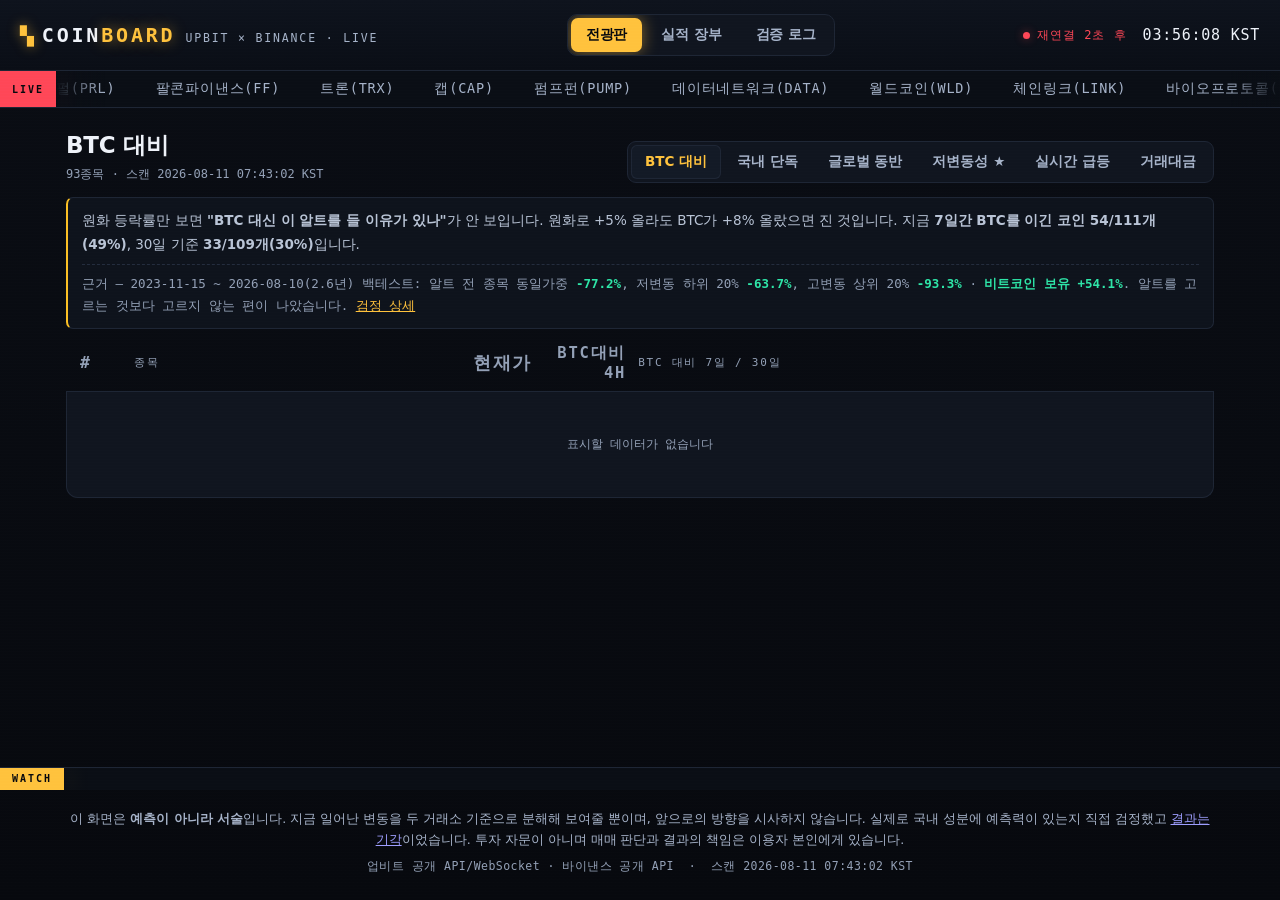
<file: docs/index.html>
<!DOCTYPE html>
<html lang="ko">
<head>
<meta charset="utf-8">
<meta name="viewport" content="width=device-width, initial-scale=1, viewport-fit=cover">
<title>COIN BOARD — 국내 vs 글로벌 실시간 분해</title>
<meta name="description" content="업비트 가격 변동을 글로벌 성분과 국내 성분으로 분해해 실시간으로 보여줍니다.">
<meta name="color-scheme" content="dark">
<link rel="stylesheet" href="style.css">
<link rel="icon" href="data:image/svg+xml,<svg xmlns='http://www.w3.org/2000/svg' viewBox='0 0 100 100'><text y='.9em' font-size='90'>📊</text></svg>">
</head>
<body>

<div class="scanlines" aria-hidden="true"></div>

<header class="topbar">
  <a class="brand" href="index.html">
    <span class="logo">▚</span>
    <span class="brand-name">COIN<em>BOARD</em></span>
    <span class="brand-sub">UPBIT × BINANCE · LIVE</span>
  </a>
  <nav class="nav">
    <a class="nav-link is-active" href="index.html">전광판</a>
    <a class="nav-link" href="record.html">실적 장부</a>
    <a class="nav-link" href="research.html">검증 로그</a>
  </nav>
  <div class="status">
    <span class="conn" id="conn" data-state="connecting">
      <i class="dot"></i><span id="conn-label">연결 중</span>
    </span>
    <span class="clock" id="clock">--:--:--</span>
  </div>
</header>

<section class="marquee-wrap" aria-label="실시간 시세">
  <div class="marquee-tag">LIVE</div>
  <div class="marquee" id="marquee-top"><div class="marquee-track" id="track-top"></div></div>
</section>

<main class="board">
  <div class="board-head">
    <div class="board-title">
      <h1 id="view-title">BTC 대비</h1>
      <span class="board-meta" id="board-meta">로딩 중…</span>
    </div>
    <nav class="tabs" id="tabs" role="tablist">
      <button class="tab is-on" data-view="btc" role="tab">BTC 대비</button>
      <button class="tab" data-view="korea" role="tab">국내 단독</button>
      <button class="tab" data-view="global" role="tab">글로벌 동반</button>
      <button class="tab" data-view="lowvol" role="tab">저변동성 ★</button>
      <button class="tab" data-view="gainers" role="tab">실시간 급등</button>
      <button class="tab" data-view="turnover" role="tab">거래대금</button>
    </nav>
  </div>

  <p class="explain" id="explain">
    업비트의 4시간 변동을 <b class="c-g">글로벌 성분</b>(바이낸스 · 환율 반영)과
    <b class="c-k">국내 성분</b>(그 차이)으로 나눈 값입니다.
    같은 <b>+5%</b>라도 글로벌이 함께 오른 것인지 국내에서만 오른 것인지는 완전히 다른 상황이며,
    이 구분은 두 거래소를 동시에 봐야만 나옵니다.
  </p>

  <div class="col-head" id="col-head">
    <span class="c-rank">#</span>
    <span class="c-name">종목</span>
    <span class="c-price">현재가</span>
    <span class="c-chg">BTC대비 4H</span>
    <span class="c-score">BTC 대비 7일 / 30일</span>
  </div>

  <div class="rows" id="rows">
    <div class="skeleton">데이터를 불러오는 중…</div>
  </div>

  <p class="legend" id="legend">
    <span class="key"><i class="sw g"></i>글로벌 성분 — 바이낸스에서도 같이 움직인 몫</span>
    <span class="key"><i class="sw k"></i>국내 성분 — 업비트에서만 추가로 움직인 몫</span>
  </p>
</main>

<section class="marquee-wrap bottom" aria-label="관심 종목">
  <div class="marquee-tag alt">WATCH</div>
  <div class="marquee"><div class="marquee-track" id="track-bottom"></div></div>
</section>

<footer class="foot">
  <p class="disclaimer">
    이 화면은 <strong>예측이 아니라 서술</strong>입니다. 지금 일어난 변동을 두 거래소 기준으로 분해해
    보여줄 뿐이며, 앞으로의 방향을 시사하지 않습니다.
    실제로 국내 성분에 예측력이 있는지 직접 검정했고 <a href="research.html">결과는 기각</a>이었습니다.
    투자 자문이 아니며 매매 판단과 결과의 책임은 이용자 본인에게 있습니다.
  </p>
  <p class="src">업비트 공개 API/WebSocket · 바이낸스 공개 API &nbsp;·&nbsp; 스캔 <span id="foot-scan">—</span></p>
</footer>

<script src="config.js"></script>
<script src="app.js"></script>
</body>
</html>
</file>
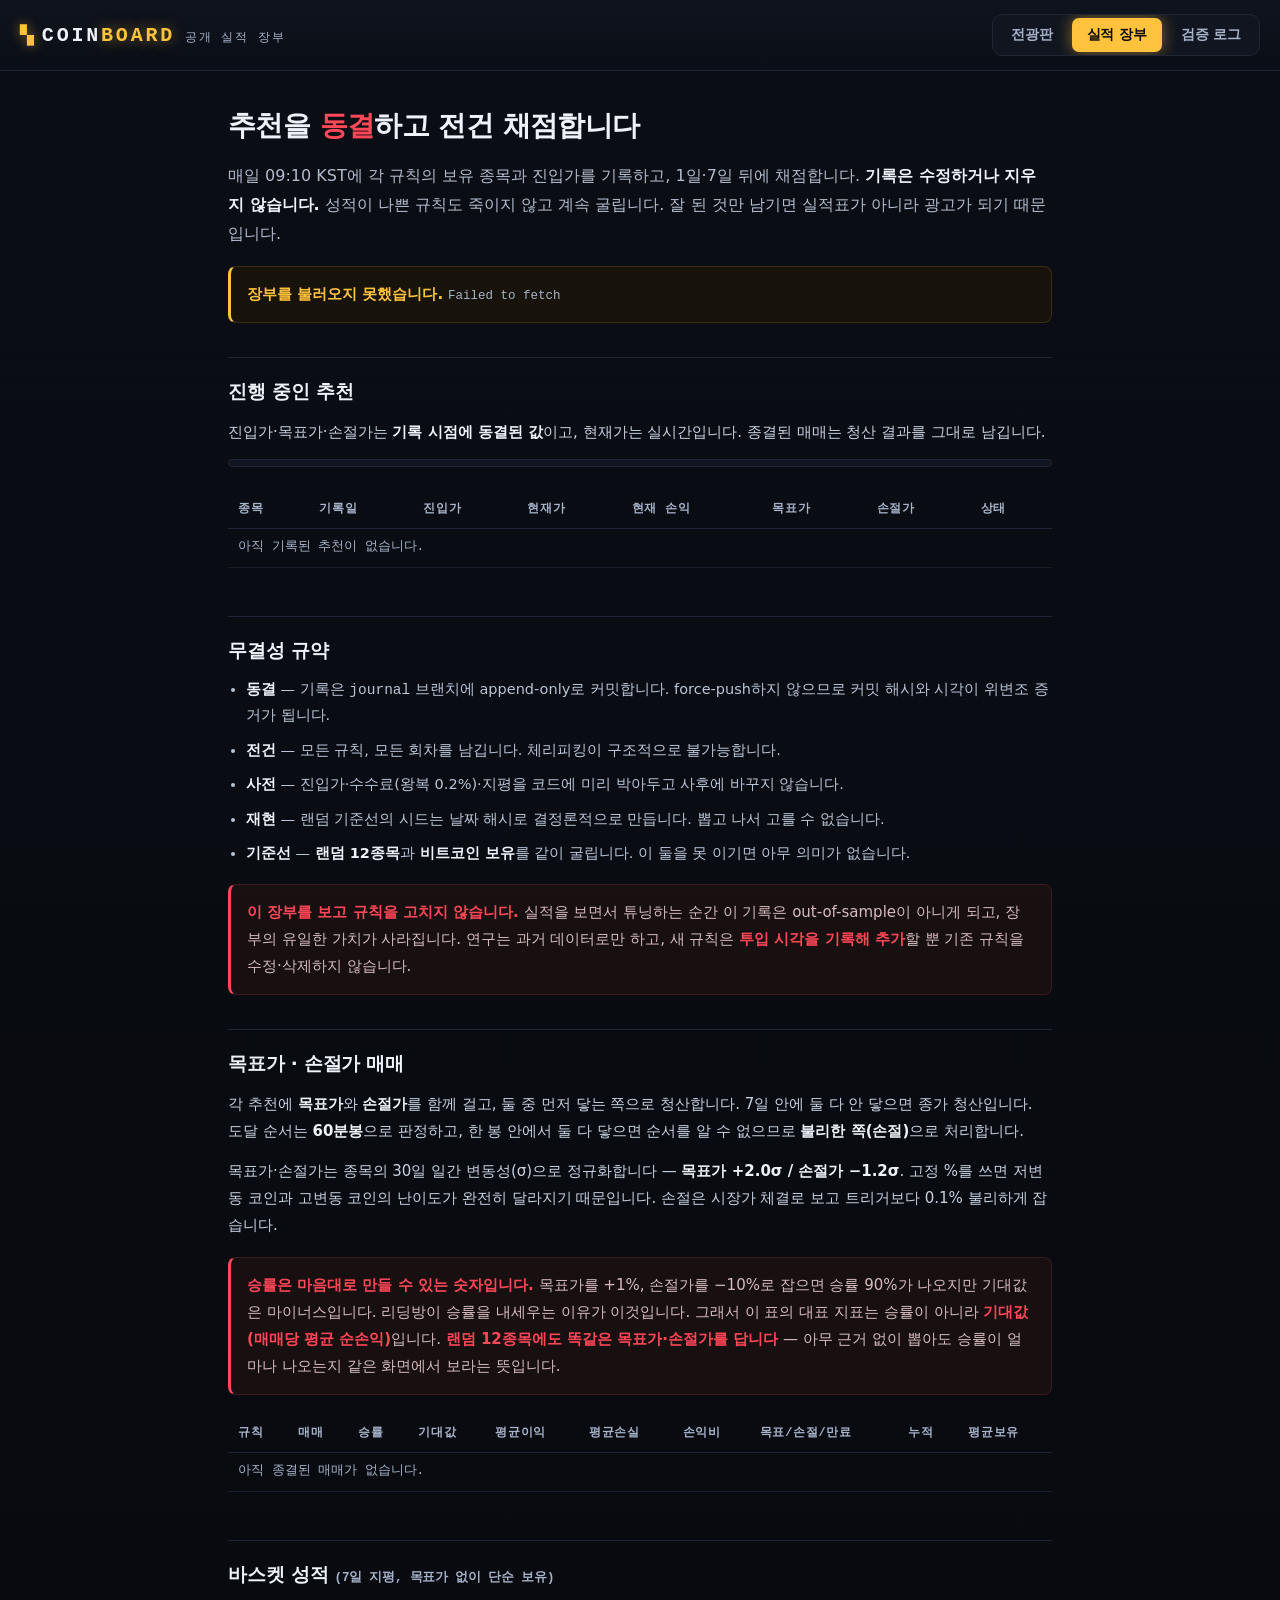
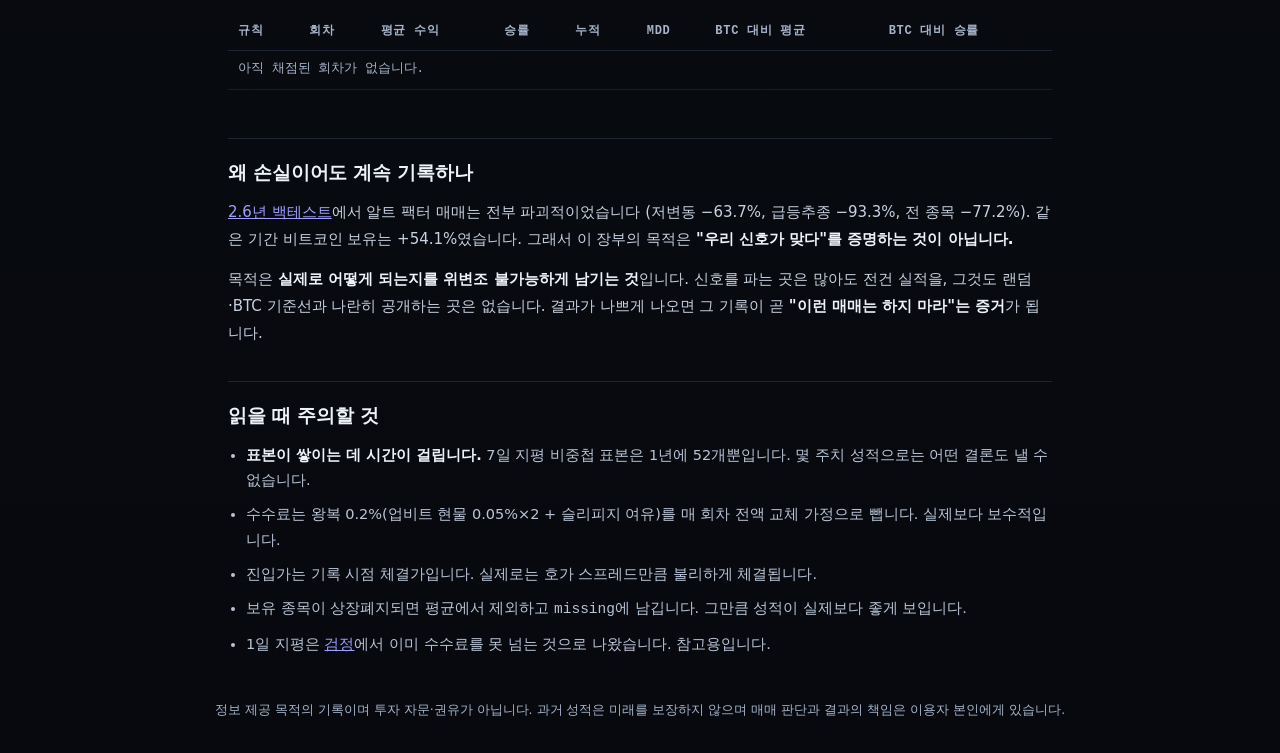
<file: docs/record.html>
<!DOCTYPE html>
<html lang="ko">
<head>
<meta charset="utf-8">
<meta name="viewport" content="width=device-width, initial-scale=1, viewport-fit=cover">
<title>공개 실적 장부 — COIN BOARD</title>
<meta name="description" content="추천을 동결 기록하고 사후 채점한 전건 실적을 공개합니다. 손실도 그대로 남깁니다.">
<meta name="color-scheme" content="dark">
<link rel="stylesheet" href="style.css">
<link rel="icon" href="data:image/svg+xml,<svg xmlns='http://www.w3.org/2000/svg' viewBox='0 0 100 100'><text y='.9em' font-size='90'>📊</text></svg>">
</head>
<body>

<div class="scanlines" aria-hidden="true"></div>

<header class="topbar">
  <a class="brand" href="index.html">
    <span class="logo">▚</span>
    <span class="brand-name">COIN<em>BOARD</em></span>
    <span class="brand-sub">공개 실적 장부</span>
  </a>
  <nav class="nav">
    <a class="nav-link" href="index.html">전광판</a>
    <a class="nav-link is-active" href="record.html">실적 장부</a>
    <a class="nav-link" href="research.html">검증 로그</a>
  </nav>
</header>

<main class="doc">

<h1>추천을 <em>동결</em>하고 전건 채점합니다</h1>
<p class="lede">
  매일 09:10 KST에 각 규칙의 보유 종목과 진입가를 기록하고, 1일·7일 뒤에 채점합니다.
  <strong>기록은 수정하거나 지우지 않습니다.</strong> 성적이 나쁜 규칙도 죽이지 않고 계속 굴립니다.
  잘 된 것만 남기면 실적표가 아니라 광고가 되기 때문입니다.
</p>

<div class="callout" id="status">장부를 불러오는 중…</div>

<h2>진행 중인 추천 <span class="note" id="picks-meta"></span></h2>
<p class="subnote">
  진입가·목표가·손절가는 <b>기록 시점에 동결된 값</b>이고, 현재가는 실시간입니다.
  종결된 매매는 청산 결과를 그대로 남깁니다.
</p>
<nav class="tabs" id="pick-tabs" role="tablist"></nav>
<div class="tbl-wrap">
  <table class="tbl" id="tbl-picks">
    <thead><tr>
      <th>종목</th><th>기록일</th><th>진입가</th><th>현재가</th>
      <th>현재 손익</th><th>목표가</th><th>손절가</th><th>상태</th>
    </tr></thead>
    <tbody><tr><td colspan="8" class="note">로딩 중…</td></tr></tbody>
  </table>
</div>

<h2>무결성 규약</h2>
<ul class="meth">
  <li><b>동결</b> — 기록은 <code>journal</code> 브랜치에 append-only로 커밋합니다. force-push하지 않으므로 커밋 해시와 시각이 위변조 증거가 됩니다.</li>
  <li><b>전건</b> — 모든 규칙, 모든 회차를 남깁니다. 체리피킹이 구조적으로 불가능합니다.</li>
  <li><b>사전</b> — 진입가·수수료(왕복 0.2%)·지평을 코드에 미리 박아두고 사후에 바꾸지 않습니다.</li>
  <li><b>재현</b> — 랜덤 기준선의 시드는 날짜 해시로 결정론적으로 만듭니다. 뽑고 나서 고를 수 없습니다.</li>
  <li><b>기준선</b> — <b>랜덤 12종목</b>과 <b>비트코인 보유</b>를 같이 굴립니다. 이 둘을 못 이기면 아무 의미가 없습니다.</li>
</ul>

<div class="callout warn-box">
  <b>이 장부를 보고 규칙을 고치지 않습니다.</b> 실적을 보면서 튜닝하는 순간 이 기록은
  out-of-sample이 아니게 되고, 장부의 유일한 가치가 사라집니다. 연구는 과거 데이터로만 하고,
  새 규칙은 <b>투입 시각을 기록해 추가</b>할 뿐 기존 규칙을 수정·삭제하지 않습니다.
</div>

<h2>목표가 · 손절가 매매</h2>
<p>
  각 추천에 <b>목표가</b>와 <b>손절가</b>를 함께 걸고, 둘 중 먼저 닿는 쪽으로 청산합니다.
  7일 안에 둘 다 안 닿으면 종가 청산입니다. 도달 순서는 <b>60분봉</b>으로 판정하고,
  한 봉 안에서 둘 다 닿으면 순서를 알 수 없으므로 <b>불리한 쪽(손절)</b>으로 처리합니다.
</p>
<p>
  목표가·손절가는 종목의 30일 일간 변동성(σ)으로 정규화합니다 —
  <b>목표가 +2.0σ / 손절가 −1.2σ</b>. 고정 %를 쓰면 저변동 코인과 고변동 코인의 난이도가
  완전히 달라지기 때문입니다. 손절은 시장가 체결로 보고 트리거보다 0.1% 불리하게 잡습니다.
</p>

<div class="callout warn-box">
  <b>승률은 마음대로 만들 수 있는 숫자입니다.</b> 목표가를 +1%, 손절가를 −10%로 잡으면
  승률 90%가 나오지만 기대값은 마이너스입니다. 리딩방이 승률을 내세우는 이유가 이것입니다.
  그래서 이 표의 대표 지표는 승률이 아니라 <b>기대값(매매당 평균 순손익)</b>입니다.
  <b>랜덤 12종목에도 똑같은 목표가·손절가를 답니다</b> — 아무 근거 없이 뽑아도 승률이 얼마나
  나오는지 같은 화면에서 보라는 뜻입니다.
</div>

<div class="tbl-wrap">
  <table class="tbl" id="tbl-trade">
    <thead><tr>
      <th>규칙</th><th>매매</th><th>승률</th><th>기대값</th>
      <th>평균이익</th><th>평균손실</th><th>손익비</th>
      <th>목표/손절/만료</th><th>누적</th><th>평균보유</th>
    </tr></thead>
    <tbody><tr><td colspan="10" class="note">로딩 중…</td></tr></tbody>
  </table>
</div>

<h2>바스켓 성적 <span class="note" id="horizon-note">(7일 지평, 목표가 없이 단순 보유)</span></h2>
<div class="tbl-wrap">
  <table class="tbl" id="tbl">
    <thead><tr>
      <th>규칙</th><th>회차</th><th>평균 수익</th><th>승률</th>
      <th>누적</th><th>MDD</th><th>BTC 대비 평균</th><th>BTC 대비 승률</th>
    </tr></thead>
    <tbody><tr><td colspan="8" class="note">로딩 중…</td></tr></tbody>
  </table>
</div>
<p class="note" id="fee-note"></p>

<h2>왜 손실이어도 계속 기록하나</h2>
<p>
  <a href="research.html">2.6년 백테스트</a>에서 알트 팩터 매매는 전부 파괴적이었습니다
  (저변동 −63.7%, 급등추종 −93.3%, 전 종목 −77.2%). 같은 기간 비트코인 보유는 +54.1%였습니다.
  그래서 이 장부의 목적은 <b>"우리 신호가 맞다"를 증명하는 것이 아닙니다.</b>
</p>
<p>
  목적은 <b>실제로 어떻게 되는지를 위변조 불가능하게 남기는 것</b>입니다.
  신호를 파는 곳은 많아도 전건 실적을, 그것도 랜덤·BTC 기준선과 나란히 공개하는 곳은 없습니다.
  결과가 나쁘게 나오면 그 기록이 곧 <b>"이런 매매는 하지 마라"는 증거</b>가 됩니다.
</p>

<h2>읽을 때 주의할 것</h2>
<ul class="meth">
  <li><b>표본이 쌓이는 데 시간이 걸립니다.</b> 7일 지평 비중첩 표본은 1년에 52개뿐입니다. 몇 주치 성적으로는 어떤 결론도 낼 수 없습니다.</li>
  <li>수수료는 왕복 0.2%(업비트 현물 0.05%×2 + 슬리피지 여유)를 매 회차 전액 교체 가정으로 뺍니다. 실제보다 보수적입니다.</li>
  <li>진입가는 기록 시점 체결가입니다. 실제로는 호가 스프레드만큼 불리하게 체결됩니다.</li>
  <li>보유 종목이 상장폐지되면 평균에서 제외하고 <code>missing</code>에 남깁니다. 그만큼 성적이 실제보다 좋게 보입니다.</li>
  <li>1일 지평은 <a href="research.html">검정</a>에서 이미 수수료를 못 넘는 것으로 나왔습니다. 참고용입니다.</li>
</ul>

</main>

<footer class="foot">
  <p class="disclaimer">
    정보 제공 목적의 기록이며 투자 자문·권유가 아닙니다. 과거 성적은 미래를 보장하지 않으며
    매매 판단과 결과의 책임은 이용자 본인에게 있습니다.
  </p>
</footer>

<script src="config.js"></script>
<script src="record.js"></script>
</body>
</html>
</file>
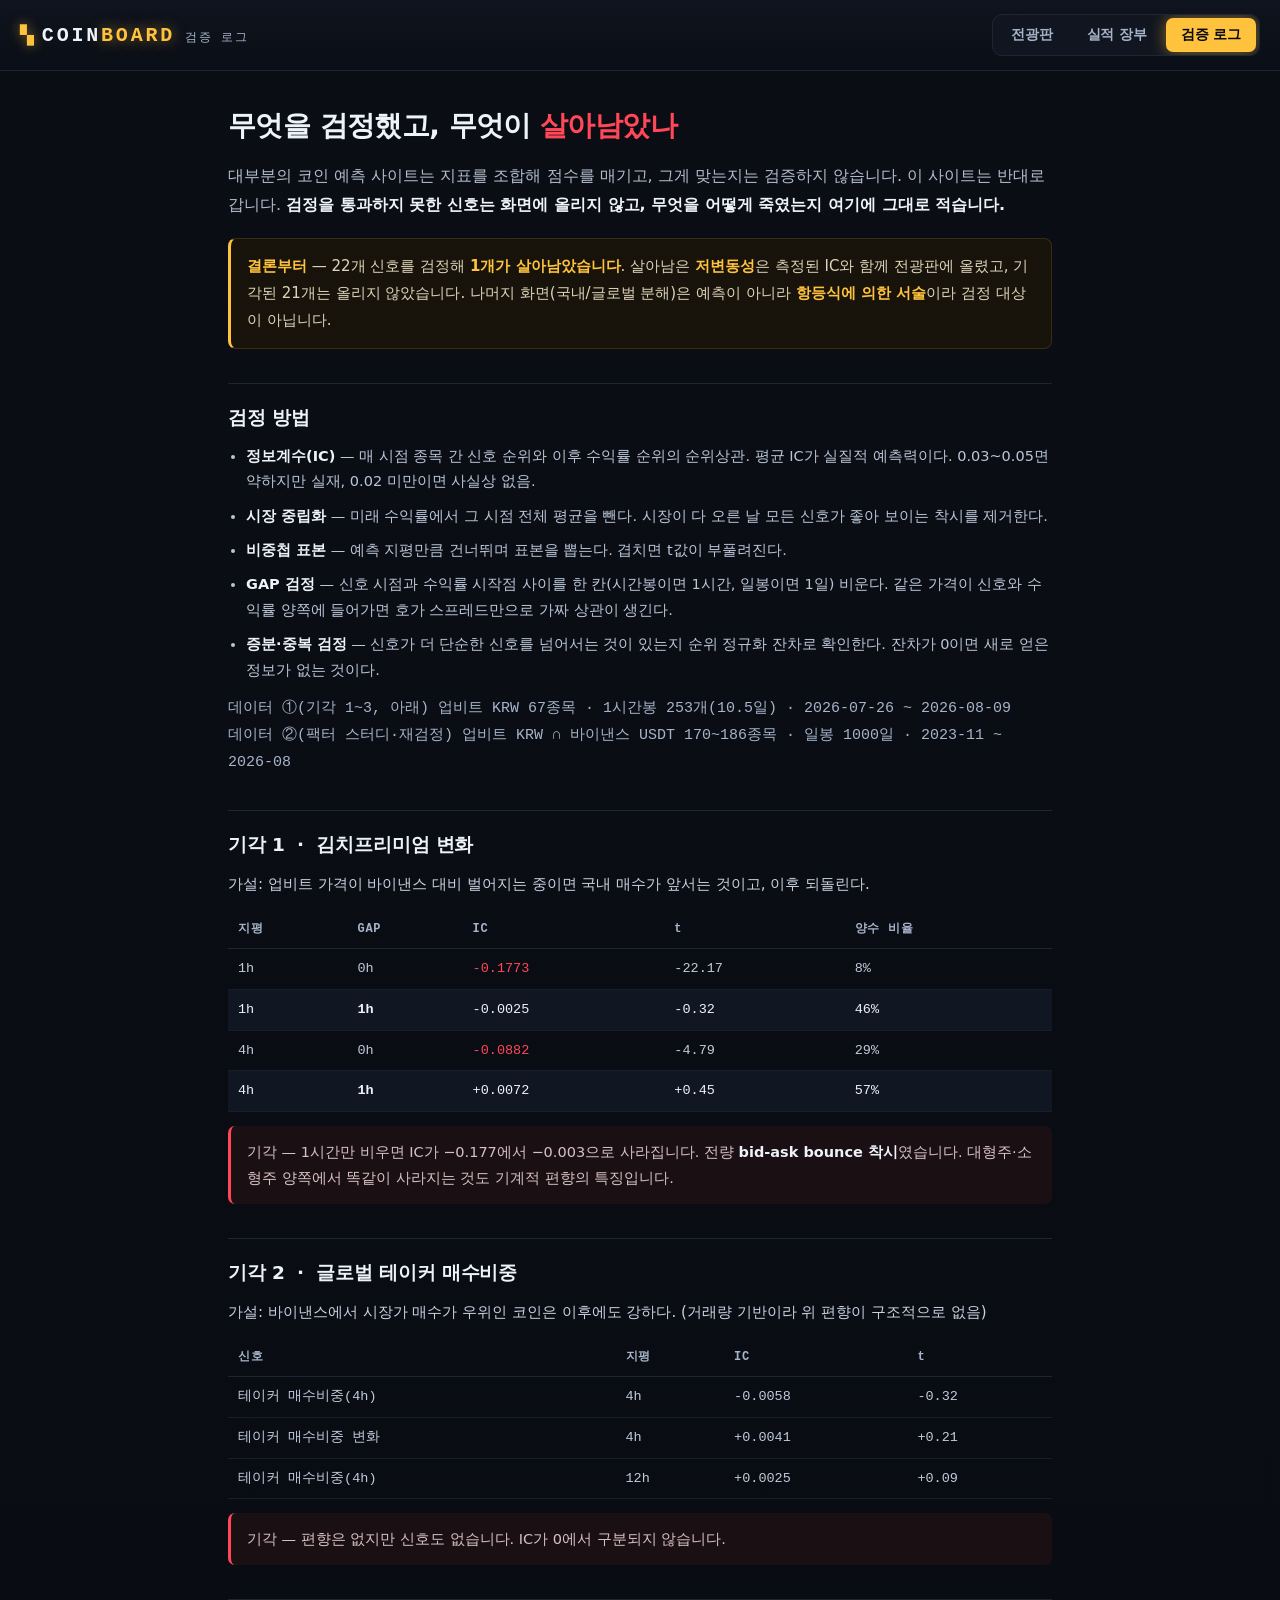
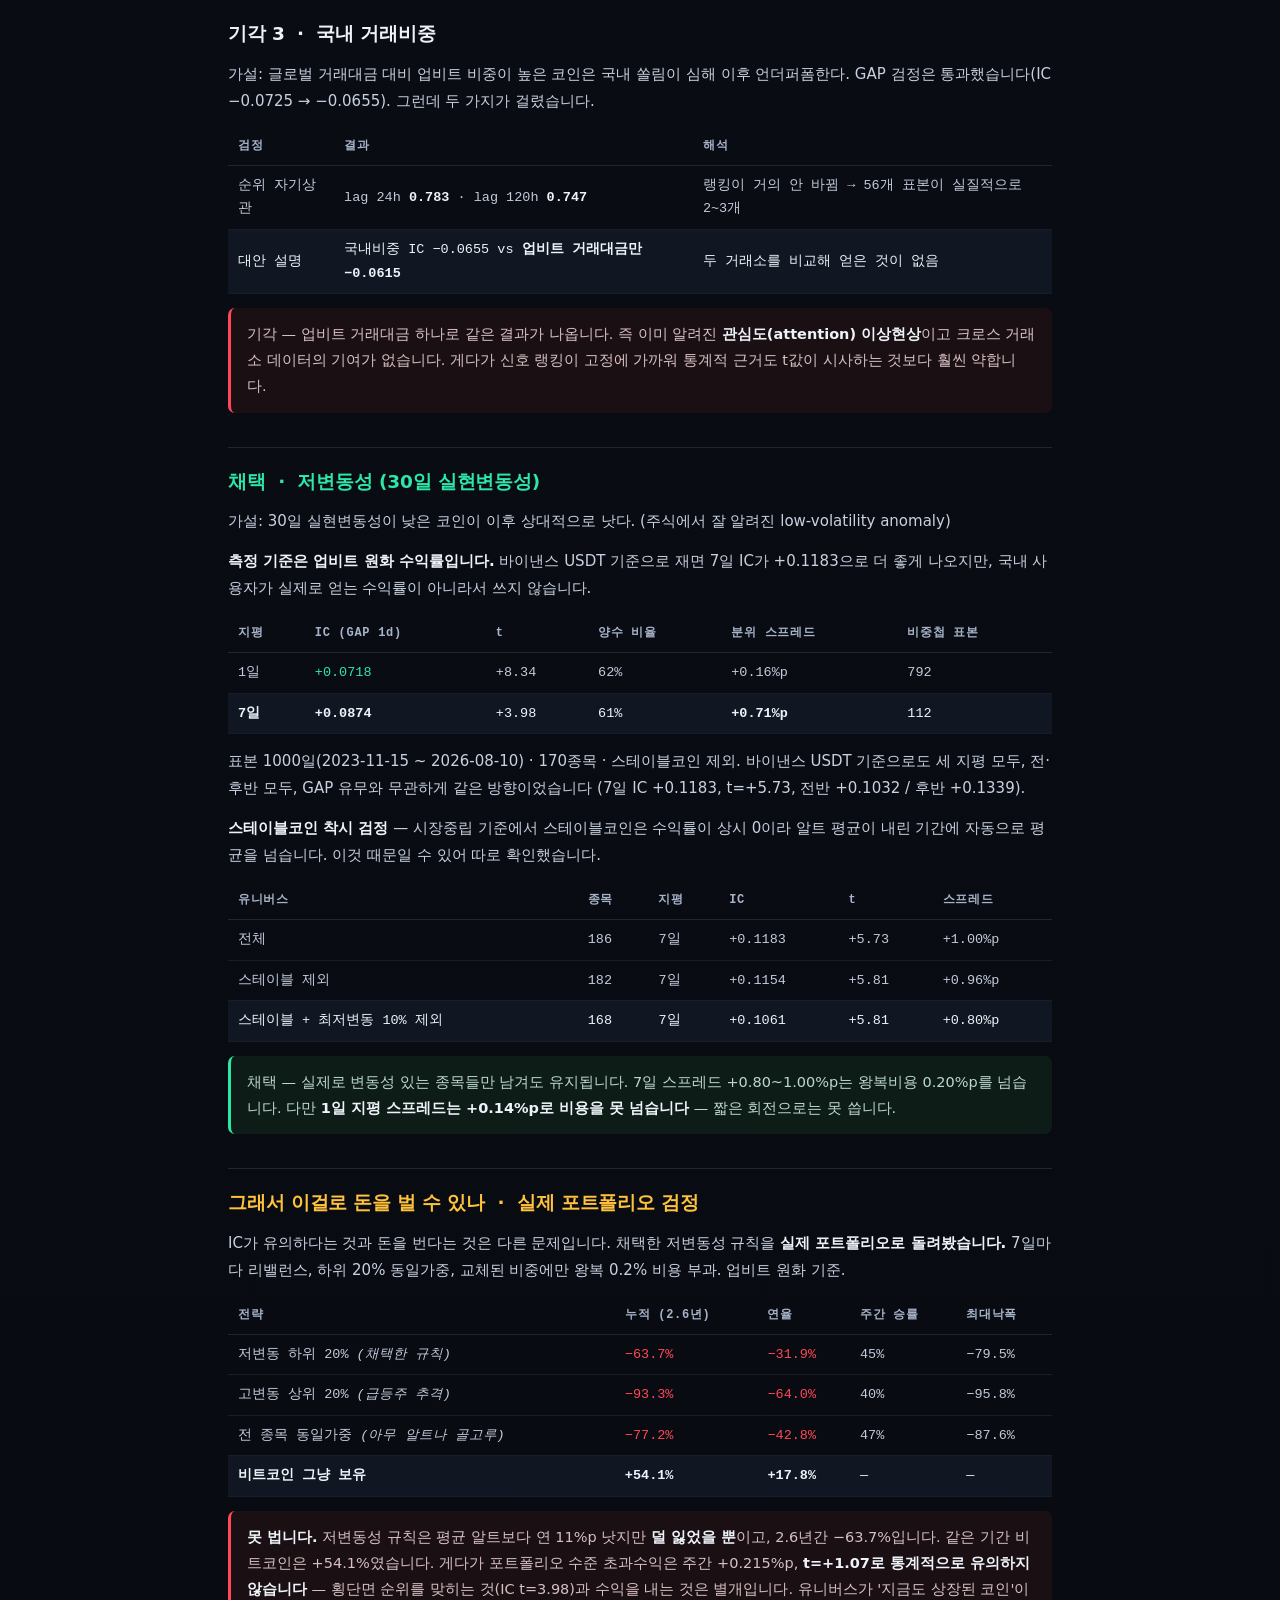
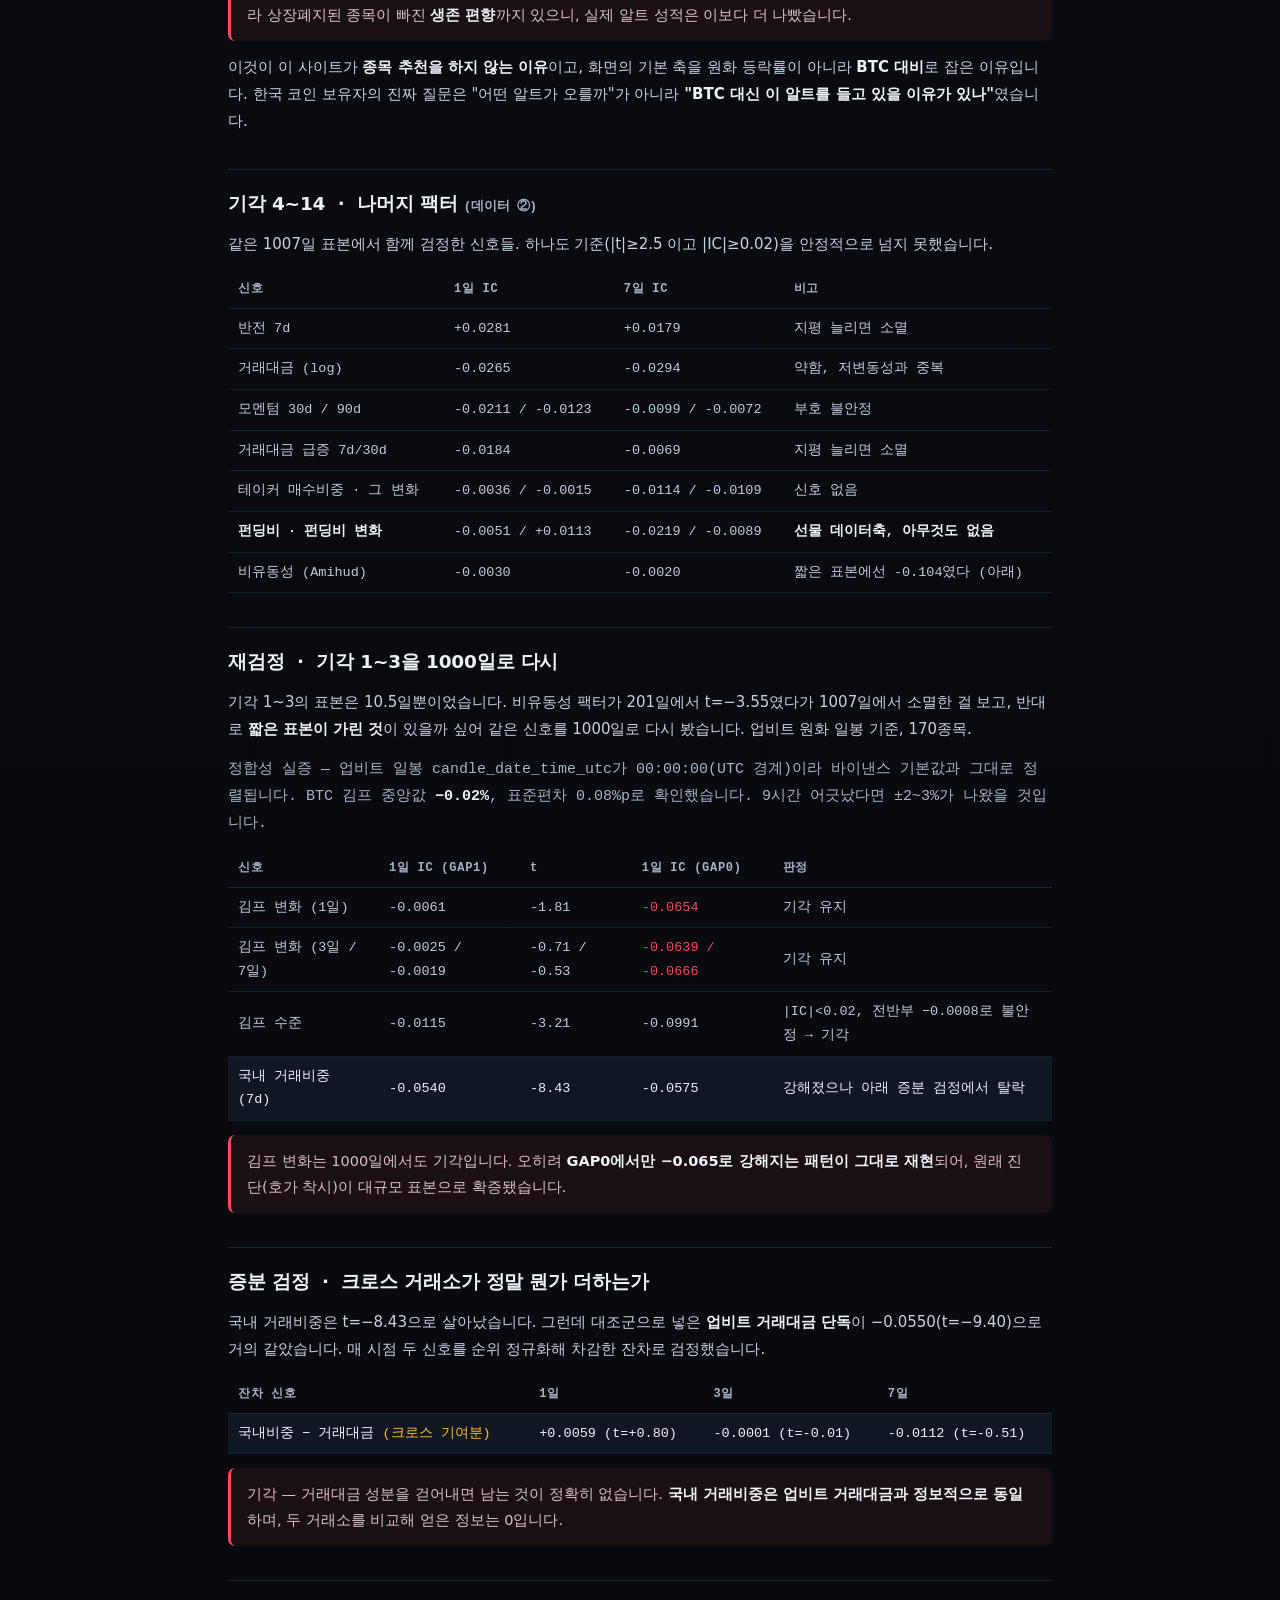
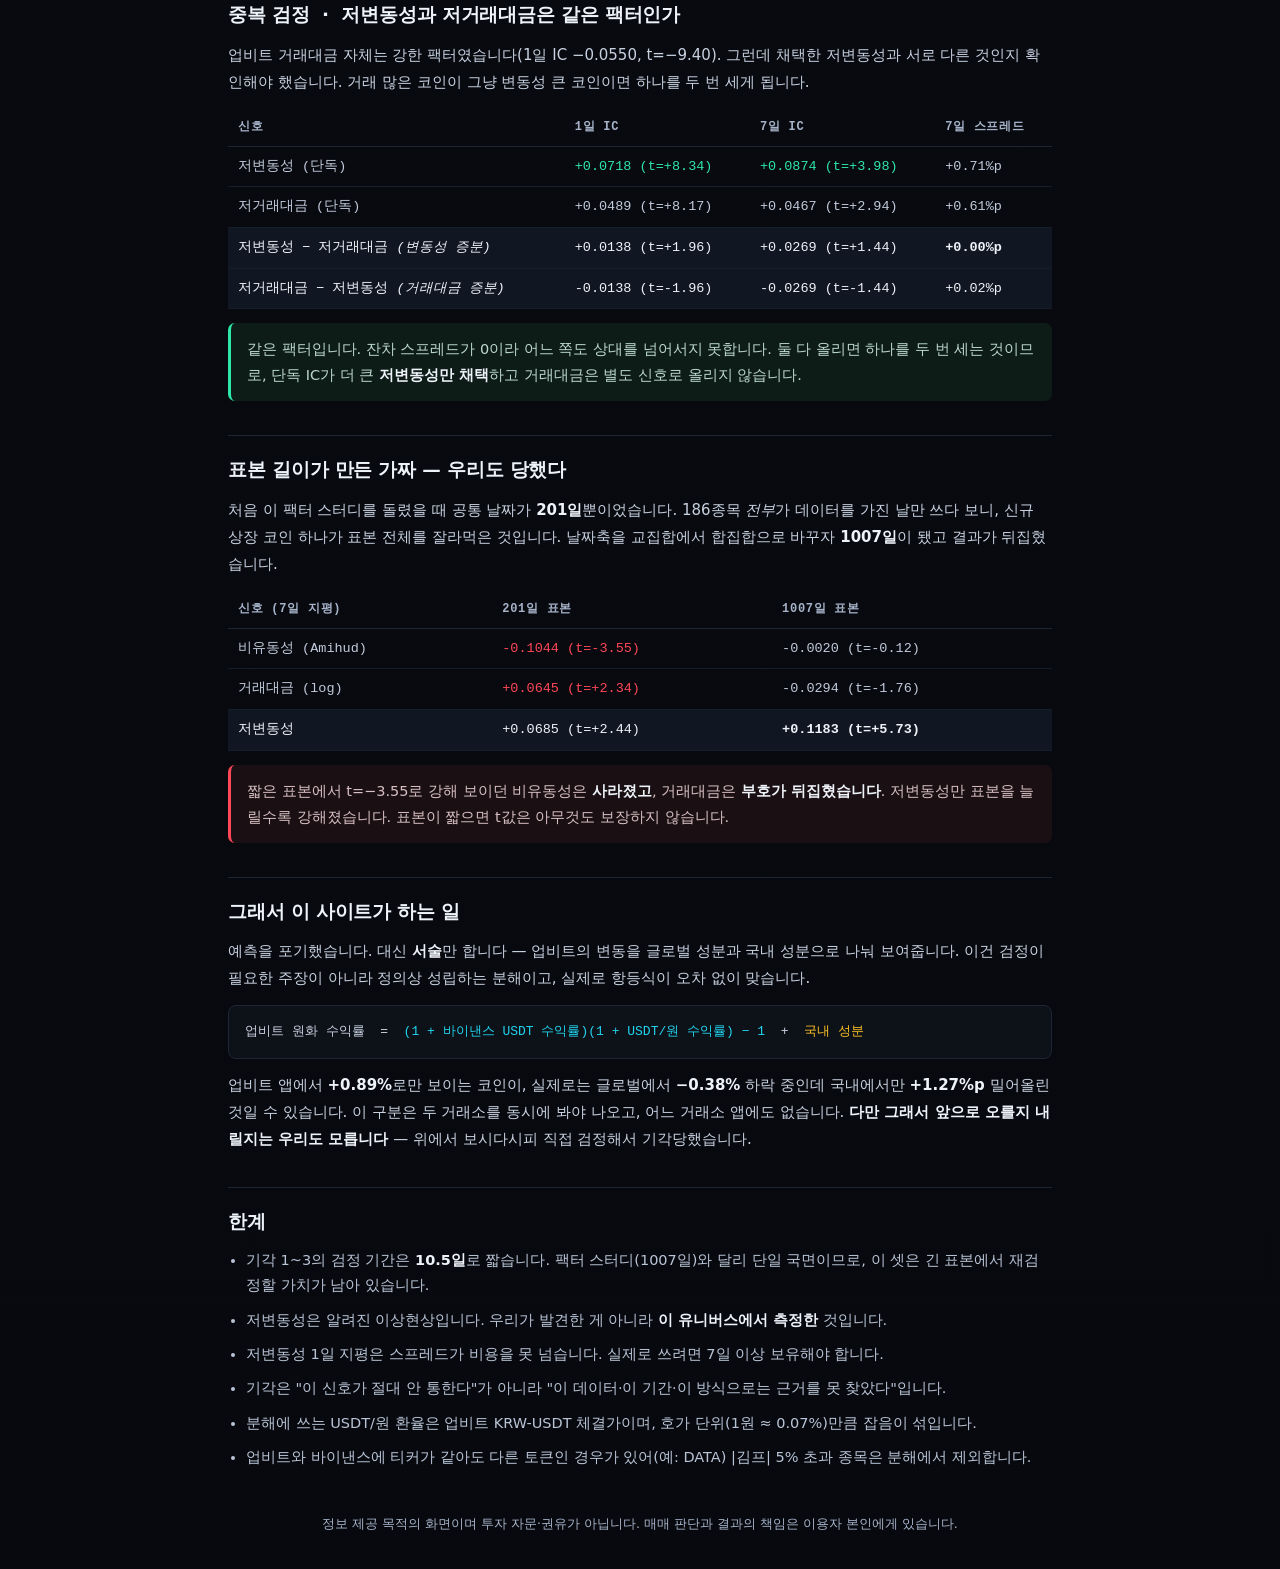
<file: docs/research.html>
<!DOCTYPE html>
<html lang="ko">
<head>
<meta charset="utf-8">
<meta name="viewport" content="width=device-width, initial-scale=1, viewport-fit=cover">
<title>검증 로그 — COIN BOARD</title>
<meta name="description" content="이 사이트가 시험해보고 버린 신호들의 검정 결과를 그대로 공개합니다.">
<meta name="color-scheme" content="dark">
<link rel="stylesheet" href="style.css">
<link rel="icon" href="data:image/svg+xml,<svg xmlns='http://www.w3.org/2000/svg' viewBox='0 0 100 100'><text y='.9em' font-size='90'>📊</text></svg>">
</head>
<body>

<div class="scanlines" aria-hidden="true"></div>

<header class="topbar">
  <a class="brand" href="index.html">
    <span class="logo">▚</span>
    <span class="brand-name">COIN<em>BOARD</em></span>
    <span class="brand-sub">검증 로그</span>
  </a>
  <nav class="nav">
    <a class="nav-link" href="index.html">전광판</a>
    <a class="nav-link" href="record.html">실적 장부</a>
    <a class="nav-link is-active" href="research.html">검증 로그</a>
  </nav>
</header>

<main class="doc">

<h1>무엇을 검정했고, 무엇이 <em>살아남았나</em></h1>
<p class="lede">
  대부분의 코인 예측 사이트는 지표를 조합해 점수를 매기고, 그게 맞는지는 검증하지 않습니다.
  이 사이트는 반대로 갑니다. <strong>검정을 통과하지 못한 신호는 화면에 올리지 않고,
  무엇을 어떻게 죽였는지 여기에 그대로 적습니다.</strong>
</p>

<div class="callout">
  <b>결론부터</b> — 22개 신호를 검정해 <b>1개가 살아남았습니다</b>.
  살아남은 <b>저변동성</b>은 측정된 IC와 함께 전광판에 올렸고, 기각된 21개는 올리지 않았습니다.
  나머지 화면(국내/글로벌 분해)은 예측이 아니라 <b>항등식에 의한 서술</b>이라 검정 대상이 아닙니다.
</div>

<h2>검정 방법</h2>
<ul class="meth">
  <li><b>정보계수(IC)</b> — 매 시점 종목 간 신호 순위와 이후 수익률 순위의 순위상관. 평균 IC가 실질적 예측력이다. 0.03~0.05면 약하지만 실재, 0.02 미만이면 사실상 없음.</li>
  <li><b>시장 중립화</b> — 미래 수익률에서 그 시점 전체 평균을 뺀다. 시장이 다 오른 날 모든 신호가 좋아 보이는 착시를 제거한다.</li>
  <li><b>비중첩 표본</b> — 예측 지평만큼 건너뛰며 표본을 뽑는다. 겹치면 t값이 부풀려진다.</li>
  <li><b>GAP 검정</b> — 신호 시점과 수익률 시작점 사이를 한 칸(시간봉이면 1시간, 일봉이면 1일) 비운다. 같은 가격이 신호와 수익률 양쪽에 들어가면 호가 스프레드만으로 가짜 상관이 생긴다.</li>
  <li><b>증분·중복 검정</b> — 신호가 더 단순한 신호를 넘어서는 것이 있는지 순위 정규화 잔차로 확인한다. 잔차가 0이면 새로 얻은 정보가 없는 것이다.</li>
</ul>
<p class="note">
  데이터 ①(기각 1~3, 아래) 업비트 KRW 67종목 · 1시간봉 253개(10.5일) · 2026-07-26 ~ 2026-08-09<br>
  데이터 ②(팩터 스터디·재검정) 업비트 KRW ∩ 바이낸스 USDT 170~186종목 · 일봉 1000일 · 2023-11 ~ 2026-08
</p>

<h2>기각 1 &nbsp;·&nbsp; 김치프리미엄 <b>변화</b></h2>
<p>가설: 업비트 가격이 바이낸스 대비 벌어지는 중이면 국내 매수가 앞서는 것이고, 이후 되돌린다.</p>
<table class="tbl">
  <thead><tr><th>지평</th><th>GAP</th><th>IC</th><th>t</th><th>양수 비율</th></tr></thead>
  <tbody>
    <tr><td>1h</td><td>0h</td><td class="bad">-0.1773</td><td>-22.17</td><td>8%</td></tr>
    <tr class="hl"><td>1h</td><td><b>1h</b></td><td>-0.0025</td><td>-0.32</td><td>46%</td></tr>
    <tr><td>4h</td><td>0h</td><td class="bad">-0.0882</td><td>-4.79</td><td>29%</td></tr>
    <tr class="hl"><td>4h</td><td><b>1h</b></td><td>+0.0072</td><td>+0.45</td><td>57%</td></tr>
  </tbody>
</table>
<p class="verdict-line reject">기각 — 1시간만 비우면 IC가 −0.177에서 −0.003으로 사라집니다.
전량 <b>bid-ask bounce 착시</b>였습니다. 대형주·소형주 양쪽에서 똑같이 사라지는 것도 기계적 편향의 특징입니다.</p>

<h2>기각 2 &nbsp;·&nbsp; 글로벌 테이커 매수비중</h2>
<p>가설: 바이낸스에서 시장가 매수가 우위인 코인은 이후에도 강하다. (거래량 기반이라 위 편향이 구조적으로 없음)</p>
<table class="tbl">
  <thead><tr><th>신호</th><th>지평</th><th>IC</th><th>t</th></tr></thead>
  <tbody>
    <tr><td>테이커 매수비중(4h)</td><td>4h</td><td>-0.0058</td><td>-0.32</td></tr>
    <tr><td>테이커 매수비중 변화</td><td>4h</td><td>+0.0041</td><td>+0.21</td></tr>
    <tr><td>테이커 매수비중(4h)</td><td>12h</td><td>+0.0025</td><td>+0.09</td></tr>
  </tbody>
</table>
<p class="verdict-line reject">기각 — 편향은 없지만 신호도 없습니다. IC가 0에서 구분되지 않습니다.</p>

<h2>기각 3 &nbsp;·&nbsp; 국내 거래비중</h2>
<p>가설: 글로벌 거래대금 대비 업비트 비중이 높은 코인은 국내 쏠림이 심해 이후 언더퍼폼한다.
GAP 검정은 통과했습니다(IC −0.0725 → −0.0655). 그런데 두 가지가 걸렸습니다.</p>
<table class="tbl">
  <thead><tr><th>검정</th><th>결과</th><th>해석</th></tr></thead>
  <tbody>
    <tr>
      <td>순위 자기상관</td>
      <td>lag 24h <b>0.783</b> · lag 120h <b>0.747</b></td>
      <td>랭킹이 거의 안 바뀜 → 56개 표본이 실질적으로 2~3개</td>
    </tr>
    <tr class="hl">
      <td>대안 설명</td>
      <td>국내비중 IC −0.0655 vs <b>업비트 거래대금만 −0.0615</b></td>
      <td>두 거래소를 비교해 얻은 것이 없음</td>
    </tr>
  </tbody>
</table>
<p class="verdict-line reject">기각 — 업비트 거래대금 하나로 같은 결과가 나옵니다.
즉 이미 알려진 <b>관심도(attention) 이상현상</b>이고 크로스 거래소 데이터의 기여가 없습니다.
게다가 신호 랭킹이 고정에 가까워 통계적 근거도 t값이 시사하는 것보다 훨씬 약합니다.</p>

<h2 class="ok">채택 &nbsp;·&nbsp; 저변동성 (30일 실현변동성)</h2>
<p>가설: 30일 실현변동성이 낮은 코인이 이후 상대적으로 낫다. (주식에서 잘 알려진 low-volatility anomaly)</p>
<p><b>측정 기준은 업비트 원화 수익률입니다.</b> 바이낸스 USDT 기준으로 재면 7일 IC가 +0.1183으로
더 좋게 나오지만, 국내 사용자가 실제로 얻는 수익률이 아니라서 쓰지 않습니다.</p>
<table class="tbl">
  <thead><tr><th>지평</th><th>IC (GAP 1d)</th><th>t</th><th>양수 비율</th><th>분위 스프레드</th><th>비중첩 표본</th></tr></thead>
  <tbody>
    <tr><td>1일</td><td class="good">+0.0718</td><td>+8.34</td><td>62%</td><td>+0.16%p</td><td>792</td></tr>
    <tr class="hl"><td><b>7일</b></td><td class="good"><b>+0.0874</b></td><td>+3.98</td><td>61%</td><td><b>+0.71%p</b></td><td>112</td></tr>
  </tbody>
</table>
<p>표본 1000일(2023-11-15 ~ 2026-08-10) · 170종목 · 스테이블코인 제외.
바이낸스 USDT 기준으로도 세 지평 모두, 전·후반 모두, GAP 유무와 무관하게 같은 방향이었습니다
(7일 IC +0.1183, t=+5.73, 전반 +0.1032 / 후반 +0.1339).</p>

<p><b>스테이블코인 착시 검정</b> — 시장중립 기준에서 스테이블코인은 수익률이 상시 0이라
알트 평균이 내린 기간에 자동으로 평균을 넘습니다. 이것 때문일 수 있어 따로 확인했습니다.</p>
<table class="tbl">
  <thead><tr><th>유니버스</th><th>종목</th><th>지평</th><th>IC</th><th>t</th><th>스프레드</th></tr></thead>
  <tbody>
    <tr><td>전체</td><td>186</td><td>7일</td><td>+0.1183</td><td>+5.73</td><td>+1.00%p</td></tr>
    <tr><td>스테이블 제외</td><td>182</td><td>7일</td><td>+0.1154</td><td>+5.81</td><td>+0.96%p</td></tr>
    <tr class="hl"><td>스테이블 + 최저변동 10% 제외</td><td>168</td><td>7일</td><td>+0.1061</td><td>+5.81</td><td>+0.80%p</td></tr>
  </tbody>
</table>
<p class="verdict-line accept">채택 — 실제로 변동성 있는 종목들만 남겨도 유지됩니다.
7일 스프레드 +0.80~1.00%p는 왕복비용 0.20%p를 넘습니다.
다만 <b>1일 지평 스프레드는 +0.14%p로 비용을 못 넘습니다</b> — 짧은 회전으로는 못 씁니다.</p>

<h2 class="warn">그래서 이걸로 돈을 벌 수 있나 &nbsp;·&nbsp; 실제 포트폴리오 검정</h2>
<p>
  IC가 유의하다는 것과 돈을 번다는 것은 다른 문제입니다. 채택한 저변동성 규칙을
  <b>실제 포트폴리오로 돌려봤습니다.</b> 7일마다 리밸런스, 하위 20% 동일가중, 교체된 비중에만
  왕복 0.2% 비용 부과. 업비트 원화 기준.
</p>
<table class="tbl">
  <thead><tr><th>전략</th><th>누적 (2.6년)</th><th>연율</th><th>주간 승률</th><th>최대낙폭</th></tr></thead>
  <tbody>
    <tr><td>저변동 하위 20% <i>(채택한 규칙)</i></td><td class="bad">−63.7%</td><td class="bad">−31.9%</td><td>45%</td><td>−79.5%</td></tr>
    <tr><td>고변동 상위 20% <i>(급등주 추격)</i></td><td class="bad">−93.3%</td><td class="bad">−64.0%</td><td>40%</td><td>−95.8%</td></tr>
    <tr><td>전 종목 동일가중 <i>(아무 알트나 골고루)</i></td><td class="bad">−77.2%</td><td class="bad">−42.8%</td><td>47%</td><td>−87.6%</td></tr>
    <tr class="hl"><td><b>비트코인 그냥 보유</b></td><td class="good"><b>+54.1%</b></td><td class="good"><b>+17.8%</b></td><td>—</td><td>—</td></tr>
  </tbody>
</table>
<p class="verdict-line reject">
  <b>못 법니다.</b> 저변동성 규칙은 평균 알트보다 연 11%p 낫지만 <b>덜 잃었을 뿐</b>이고,
  2.6년간 −63.7%입니다. 같은 기간 비트코인은 +54.1%였습니다.
  게다가 포트폴리오 수준 초과수익은 주간 +0.215%p, <b>t=+1.07로 통계적으로 유의하지 않습니다</b> —
  횡단면 순위를 맞히는 것(IC t=3.98)과 수익을 내는 것은 별개입니다.
  유니버스가 '지금도 상장된 코인'이라 상장폐지된 종목이 빠진 <b>생존 편향</b>까지 있으니,
  실제 알트 성적은 이보다 더 나빴습니다.
</p>
<p>
  이것이 이 사이트가 <b>종목 추천을 하지 않는 이유</b>이고,
  화면의 기본 축을 원화 등락률이 아니라 <b>BTC 대비</b>로 잡은 이유입니다.
  한국 코인 보유자의 진짜 질문은 "어떤 알트가 오를까"가 아니라
  <b>"BTC 대신 이 알트를 들고 있을 이유가 있나"</b>였습니다.
</p>

<h2>기각 4~14 &nbsp;·&nbsp; 나머지 팩터 <span class="note">(데이터 ②)</span></h2>
<p>같은 1007일 표본에서 함께 검정한 신호들. 하나도 기준(|t|≥2.5 이고 |IC|≥0.02)을 안정적으로 넘지 못했습니다.</p>
<table class="tbl">
  <thead><tr><th>신호</th><th>1일 IC</th><th>7일 IC</th><th>비고</th></tr></thead>
  <tbody>
    <tr><td>반전 7d</td><td>+0.0281</td><td>+0.0179</td><td>지평 늘리면 소멸</td></tr>
    <tr><td>거래대금 (log)</td><td>-0.0265</td><td>-0.0294</td><td>약함, 저변동성과 중복</td></tr>
    <tr><td>모멘텀 30d / 90d</td><td>-0.0211 / -0.0123</td><td>-0.0099 / -0.0072</td><td>부호 불안정</td></tr>
    <tr><td>거래대금 급증 7d/30d</td><td>-0.0184</td><td>-0.0069</td><td>지평 늘리면 소멸</td></tr>
    <tr><td>테이커 매수비중 · 그 변화</td><td>-0.0036 / -0.0015</td><td>-0.0114 / -0.0109</td><td>신호 없음</td></tr>
    <tr><td><b>펀딩비 · 펀딩비 변화</b></td><td>-0.0051 / +0.0113</td><td>-0.0219 / -0.0089</td><td><b>선물 데이터축, 아무것도 없음</b></td></tr>
    <tr><td>비유동성 (Amihud)</td><td>-0.0030</td><td>-0.0020</td><td>짧은 표본에선 -0.104였다 (아래)</td></tr>
  </tbody>
</table>

<h2>재검정 &nbsp;·&nbsp; 기각 1~3을 1000일로 다시</h2>
<p>
  기각 1~3의 표본은 10.5일뿐이었습니다. 비유동성 팩터가 201일에서 t=−3.55였다가 1007일에서
  소멸한 걸 보고, 반대로 <b>짧은 표본이 가린 것</b>이 있을까 싶어 같은 신호를 1000일로 다시 봤습니다.
  업비트 원화 일봉 기준, 170종목.
</p>
<p class="note">정합성 실증 — 업비트 일봉 <code>candle_date_time_utc</code>가 00:00:00(UTC 경계)이라
바이낸스 기본값과 그대로 정렬됩니다. BTC 김프 중앙값 <b>−0.02%</b>, 표준편차 0.08%p로 확인했습니다.
9시간 어긋났다면 ±2~3%가 나왔을 것입니다.</p>
<table class="tbl">
  <thead><tr><th>신호</th><th>1일 IC (GAP1)</th><th>t</th><th>1일 IC (GAP0)</th><th>판정</th></tr></thead>
  <tbody>
    <tr><td>김프 변화 (1일)</td><td>-0.0061</td><td>-1.81</td><td class="bad">-0.0654</td><td>기각 유지</td></tr>
    <tr><td>김프 변화 (3일 / 7일)</td><td>-0.0025 / -0.0019</td><td>-0.71 / -0.53</td><td class="bad">-0.0639 / -0.0666</td><td>기각 유지</td></tr>
    <tr><td>김프 수준</td><td>-0.0115</td><td>-3.21</td><td>-0.0991</td><td>|IC|&lt;0.02, 전반부 −0.0008로 불안정 → 기각</td></tr>
    <tr class="hl"><td>국내 거래비중 (7d)</td><td>-0.0540</td><td>-8.43</td><td>-0.0575</td><td>강해졌으나 아래 증분 검정에서 탈락</td></tr>
  </tbody>
</table>
<p class="verdict-line reject">
  김프 변화는 1000일에서도 기각입니다. 오히려 <b>GAP0에서만 −0.065로 강해지는 패턴이 그대로 재현</b>되어,
  원래 진단(호가 착시)이 대규모 표본으로 확증됐습니다.
</p>

<h2>증분 검정 &nbsp;·&nbsp; 크로스 거래소가 정말 뭔가 더하는가</h2>
<p>
  국내 거래비중은 t=−8.43으로 살아났습니다. 그런데 대조군으로 넣은 <b>업비트 거래대금 단독</b>이
  −0.0550(t=−9.40)으로 거의 같았습니다. 매 시점 두 신호를 순위 정규화해 차감한 잔차로 검정했습니다.
</p>
<table class="tbl">
  <thead><tr><th>잔차 신호</th><th>1일</th><th>3일</th><th>7일</th></tr></thead>
  <tbody>
    <tr class="hl"><td>국내비중 − 거래대금 <span class="c-k">(크로스 기여분)</span></td>
      <td>+0.0059 (t=+0.80)</td><td>-0.0001 (t=-0.01)</td><td>-0.0112 (t=-0.51)</td></tr>
  </tbody>
</table>
<p class="verdict-line reject">
  기각 — 거래대금 성분을 걷어내면 남는 것이 정확히 없습니다.
  <b>국내 거래비중은 업비트 거래대금과 정보적으로 동일</b>하며, 두 거래소를 비교해 얻은 정보는 0입니다.
</p>

<h2>중복 검정 &nbsp;·&nbsp; 저변동성과 저거래대금은 같은 팩터인가</h2>
<p>업비트 거래대금 자체는 강한 팩터였습니다(1일 IC −0.0550, t=−9.40). 그런데 채택한 저변동성과
서로 다른 것인지 확인해야 했습니다. 거래 많은 코인이 그냥 변동성 큰 코인이면 하나를 두 번 세게 됩니다.</p>
<table class="tbl">
  <thead><tr><th>신호</th><th>1일 IC</th><th>7일 IC</th><th>7일 스프레드</th></tr></thead>
  <tbody>
    <tr><td>저변동성 (단독)</td><td class="good">+0.0718 (t=+8.34)</td><td class="good">+0.0874 (t=+3.98)</td><td>+0.71%p</td></tr>
    <tr><td>저거래대금 (단독)</td><td>+0.0489 (t=+8.17)</td><td>+0.0467 (t=+2.94)</td><td>+0.61%p</td></tr>
    <tr class="hl"><td>저변동성 − 저거래대금 <i>(변동성 증분)</i></td><td>+0.0138 (t=+1.96)</td><td>+0.0269 (t=+1.44)</td><td><b>+0.00%p</b></td></tr>
    <tr class="hl"><td>저거래대금 − 저변동성 <i>(거래대금 증분)</i></td><td>-0.0138 (t=-1.96)</td><td>-0.0269 (t=-1.44)</td><td>+0.02%p</td></tr>
  </tbody>
</table>
<p class="verdict-line accept">
  같은 팩터입니다. 잔차 스프레드가 0이라 어느 쪽도 상대를 넘어서지 못합니다.
  둘 다 올리면 하나를 두 번 세는 것이므로, 단독 IC가 더 큰 <b>저변동성만 채택</b>하고
  거래대금은 별도 신호로 올리지 않습니다.
</p>

<h2>표본 길이가 만든 가짜 — 우리도 당했다</h2>
<p>
  처음 이 팩터 스터디를 돌렸을 때 공통 날짜가 <b>201일</b>뿐이었습니다.
  186종목 <em>전부</em>가 데이터를 가진 날만 쓰다 보니, 신규 상장 코인 하나가 표본 전체를 잘라먹은 것입니다.
  날짜축을 교집합에서 합집합으로 바꾸자 <b>1007일</b>이 됐고 결과가 뒤집혔습니다.
</p>
<table class="tbl">
  <thead><tr><th>신호 (7일 지평)</th><th>201일 표본</th><th>1007일 표본</th></tr></thead>
  <tbody>
    <tr><td>비유동성 (Amihud)</td><td class="bad">-0.1044 (t=-3.55)</td><td>-0.0020 (t=-0.12)</td></tr>
    <tr><td>거래대금 (log)</td><td class="bad">+0.0645 (t=+2.34)</td><td>-0.0294 (t=-1.76)</td></tr>
    <tr class="hl"><td>저변동성</td><td>+0.0685 (t=+2.44)</td><td><b>+0.1183 (t=+5.73)</b></td></tr>
  </tbody>
</table>
<p class="verdict-line reject">
  짧은 표본에서 t=−3.55로 강해 보이던 비유동성은 <b>사라졌고</b>, 거래대금은 <b>부호가 뒤집혔습니다</b>.
  저변동성만 표본을 늘릴수록 강해졌습니다. 표본이 짧으면 t값은 아무것도 보장하지 않습니다.
</p>

<h2>그래서 이 사이트가 하는 일</h2>
<p>
  예측을 포기했습니다. 대신 <b>서술</b>만 합니다 — 업비트의 변동을 글로벌 성분과 국내 성분으로 나눠
  보여줍니다. 이건 검정이 필요한 주장이 아니라 정의상 성립하는 분해이고, 실제로 항등식이 오차 없이 맞습니다.
</p>
<p class="fml">
  업비트 원화 수익률 &nbsp;=&nbsp; <span class="c-g">(1 + 바이낸스 USDT 수익률)(1 + USDT/원 수익률) − 1</span>
  &nbsp;+&nbsp; <span class="c-k">국내 성분</span>
</p>
<p>
  업비트 앱에서 <b>+0.89%</b>로만 보이는 코인이, 실제로는 글로벌에서 <b>−0.38%</b> 하락 중인데
  국내에서만 <b>+1.27%p</b> 밀어올린 것일 수 있습니다. 이 구분은 두 거래소를 동시에 봐야 나오고,
  어느 거래소 앱에도 없습니다. <b>다만 그래서 앞으로 오를지 내릴지는 우리도 모릅니다</b> —
  위에서 보시다시피 직접 검정해서 기각당했습니다.
</p>

<h2>한계</h2>
<ul class="meth">
  <li>기각 1~3의 검정 기간은 <b>10.5일</b>로 짧습니다. 팩터 스터디(1007일)와 달리 단일 국면이므로,
      이 셋은 긴 표본에서 재검정할 가치가 남아 있습니다.</li>
  <li>저변동성은 알려진 이상현상입니다. 우리가 발견한 게 아니라 <b>이 유니버스에서 측정한</b> 것입니다.</li>
  <li>저변동성 1일 지평은 스프레드가 비용을 못 넘습니다. 실제로 쓰려면 7일 이상 보유해야 합니다.</li>
  <li>기각은 "이 신호가 절대 안 통한다"가 아니라 "이 데이터·이 기간·이 방식으로는 근거를 못 찾았다"입니다.</li>
  <li>분해에 쓰는 USDT/원 환율은 업비트 KRW-USDT 체결가이며, 호가 단위(1원 ≈ 0.07%)만큼 잡음이 섞입니다.</li>
  <li>업비트와 바이낸스에 티커가 같아도 다른 토큰인 경우가 있어(예: DATA) |김프| 5% 초과 종목은 분해에서 제외합니다.</li>
</ul>

</main>

<footer class="foot">
  <p class="disclaimer">
    정보 제공 목적의 화면이며 투자 자문·권유가 아닙니다. 매매 판단과 결과의 책임은 이용자 본인에게 있습니다.
  </p>
</footer>

</body>
</html>
</file>
<file: docs/style.css>
/* COIN BOARD — 공항 안내판 느낌의 시세 전광판
   상승 = 빨강 / 하락 = 파랑 (국내 관행, 업비트와 동일) */

:root {
  --bg: #07090e;
  --bg-2: #0c1017;
  --panel: #10151f;
  --panel-2: #131a26;
  --line: #1e2635;
  --line-soft: #171e2b;

  /* 어두운 배경에서는 명도 대비가 크기보다 가독성을 더 좌우한다.
     WCAG 대비율 실측 후 조정: faint 2.94 → 6.91, dim 5.96 → 8.63 (본문 기준 4.5) */
  --txt: #eef2f9;
  --txt-dim: #a6b3c9;
  --txt-faint: #93a0b6;

  --up: #ff4757;
  --up-glow: rgba(255, 71, 87, .45);
  --down: #3d8bfd;
  --down-glow: rgba(61, 139, 253, .45);
  --flat: #96a1b4;

  --amber: #ffc23d;
  --amber-glow: rgba(255, 194, 61, .5);
  --mint: #2ee6a8;

  /* 분해 전용 색 — 상승/하락(빨강·파랑)과 절대 겹치면 안 된다 */
  --global: #22d3ee;
  --global-dim: rgba(34, 211, 238, .18);
  --korea: #fbbf24;
  --korea-dim: rgba(251, 191, 36, .18);

  --mono: ui-monospace, "SF Mono", "JetBrains Mono", "D2Coding", Menlo, Consolas, monospace;
  --sans: -apple-system, BlinkMacSystemFont, "Pretendard", "Apple SD Gothic Neo",
          "Malgun Gothic", system-ui, sans-serif;

  --row-h: 64px;
}

* { box-sizing: border-box; }

html, body {
  margin: 0;
  padding: 0;
  background: var(--bg);
  color: var(--txt);
  font-family: var(--sans);
  -webkit-font-smoothing: antialiased;
  -webkit-text-size-adjust: 100%;
}

body {
  min-height: 100dvh;
  display: flex;
  flex-direction: column;
  background-image:
    radial-gradient(1200px 600px at 50% -10%, #16203300 0%, #0000 70%),
    linear-gradient(180deg, #0a0d14 0%, #07090e 100%);
  padding-top: env(safe-area-inset-top);
  padding-bottom: env(safe-area-inset-bottom);
}

/* CRT 스캔라인 — 전광판 질감 */
.scanlines {
  position: fixed;
  inset: 0;
  pointer-events: none;
  z-index: 100;
  background: repeating-linear-gradient(
    180deg, rgba(255,255,255,.016) 0 1px, transparent 1px 3px
  );
  mix-blend-mode: overlay;
}

/* ── 상단바 ───────────────────────────────────────────── */
.topbar {
  display: flex;
  align-items: center;
  justify-content: space-between;
  gap: 12px;
  padding: 14px 20px;
  border-bottom: 1px solid var(--line);
  background: linear-gradient(180deg, #0e131d, #0a0e16);
}

.brand { display: flex; align-items: baseline; gap: 10px; min-width: 0; }

.logo {
  color: var(--amber);
  font-size: 18px;
  letter-spacing: -2px;
  text-shadow: 0 0 12px var(--amber-glow);
}

.brand-name {
  font-family: var(--mono);
  font-size: 20px;
  font-weight: 700;
  letter-spacing: .14em;
}
.brand-name em {
  font-style: normal;
  color: var(--amber);
  text-shadow: 0 0 14px var(--amber-glow);
}

.brand-sub {
  font-family: var(--mono);
  font-size: 11.5px;
  letter-spacing: .16em;
  color: var(--txt-dim);
  white-space: nowrap;
}

.status { display: flex; align-items: center; gap: 16px; flex-shrink: 0; }

.conn {
  display: inline-flex;
  align-items: center;
  gap: 7px;
  font-family: var(--mono);
  font-size: 12px;
  letter-spacing: .08em;
  color: var(--txt-dim);
}
.conn .dot {
  width: 7px; height: 7px;
  border-radius: 50%;
  background: var(--txt-faint);
  box-shadow: 0 0 8px currentColor;
}
.conn[data-state="live"] .dot { background: var(--mint); box-shadow: 0 0 10px var(--mint); animation: pulse 1.8s ease-in-out infinite; }
.conn[data-state="live"] { color: var(--mint); }
.conn[data-state="connecting"] .dot { background: var(--amber); box-shadow: 0 0 10px var(--amber-glow); animation: pulse .9s ease-in-out infinite; }
.conn[data-state="down"] .dot { background: var(--up); box-shadow: 0 0 10px var(--up-glow); }
.conn[data-state="down"] { color: var(--up); }

@keyframes pulse { 0%,100% { opacity: 1 } 50% { opacity: .35 } }

.clock {
  font-family: var(--mono);
  font-size: 15px;
  font-variant-numeric: tabular-nums;
  color: var(--txt);
  letter-spacing: .05em;
}

/* ── 마퀴 ─────────────────────────────────────────────── */
.marquee-wrap {
  display: flex;
  align-items: stretch;
  border-bottom: 1px solid var(--line);
  background: #0a0e15;
  overflow: hidden;
}
.marquee-wrap.bottom { border-bottom: none; border-top: 1px solid var(--line); }

.marquee-tag {
  flex-shrink: 0;
  display: flex;
  align-items: center;
  padding: 0 12px;
  font-family: var(--mono);
  font-size: 10px;
  font-weight: 700;
  letter-spacing: .2em;
  color: #07090e;
  background: var(--up);
  box-shadow: 0 0 20px var(--up-glow);
}
.marquee-tag.alt { background: var(--amber); box-shadow: 0 0 20px var(--amber-glow); }

.marquee { flex: 1; overflow: hidden; position: relative; }
.marquee::after {
  content: "";
  position: absolute;
  inset: 0;
  pointer-events: none;
  background: linear-gradient(90deg, #0a0e15 0%, transparent 4%, transparent 96%, #0a0e15 100%);
}

.marquee-track {
  display: inline-flex;
  align-items: center;
  gap: 26px;
  padding: 9px 0;
  white-space: nowrap;
  will-change: transform;
  animation: scroll-x 58s linear infinite;
}
.marquee-wrap.bottom .marquee-track { animation-duration: 46s; animation-direction: reverse; }
.marquee:hover .marquee-track { animation-play-state: paused; }

@keyframes scroll-x {
  from { transform: translate3d(0, 0, 0); }
  to   { transform: translate3d(-50%, 0, 0); }
}

.mq-item {
  display: inline-flex;
  align-items: baseline;
  gap: 7px;
  font-family: var(--mono);
  font-size: 13.5px;
  font-variant-numeric: tabular-nums;
}
.mq-sym { color: var(--txt-dim); letter-spacing: .06em; }
.mq-price { color: var(--txt); }
.mq-chg { font-size: 12.5px; }
.mq-item.up .mq-chg, .mq-item.up .mq-price { color: var(--up); }
.mq-item.down .mq-chg, .mq-item.down .mq-price { color: var(--down); }
.mq-item.flat .mq-chg { color: var(--flat); }

/* ── 보드 ─────────────────────────────────────────────── */
.board {
  flex: 1;
  width: 100%;
  max-width: 1180px;
  margin: 0 auto;
  padding: 22px 16px 26px;
}

.board-head {
  display: flex;
  align-items: flex-end;
  justify-content: space-between;
  gap: 16px;
  flex-wrap: wrap;
  margin-bottom: 14px;
}

.board-title h1 {
  margin: 0;
  font-size: 23px;
  font-weight: 800;
  letter-spacing: -.01em;
}
.board-meta {
  display: block;
  margin-top: 5px;
  font-family: var(--mono);
  font-size: 12px;
  color: var(--txt-faint);
  font-variant-numeric: tabular-nums;
}

.tabs {
  display: flex;
  gap: 2px;
  padding: 3px;
  background: var(--panel);
  border: 1px solid var(--line);
  border-radius: 9px;
}
.tab {
  appearance: none;
  border: 0;
  background: transparent;
  color: var(--txt-dim);
  font-family: var(--sans);
  font-size: 13.5px;
  font-weight: 600;
  padding: 8px 14px;
  border-radius: 6px;
  cursor: pointer;
  transition: background .15s, color .15s;
  white-space: nowrap;
}
.tab:hover { color: var(--txt); }
.tab.is-on {
  background: var(--panel-2);
  color: var(--amber);
  box-shadow: inset 0 0 0 1px var(--line);
}

/* 컬럼 그리드 — 헤더와 행이 동일한 트랙을 쓴다 */
.col-head, .row {
  display: grid;
  grid-template-columns: 42px minmax(0, .85fr) 128px 82px minmax(0, 1.85fr);
  align-items: center;
  gap: 12px;
}

.col-head {
  padding: 0 14px 9px;
  font-family: var(--mono);
  font-size: 11px;
  letter-spacing: .16em;
  color: var(--txt-faint);
  border-bottom: 1px solid var(--line);
}
.col-head .c-price, .col-head .c-chg { text-align: right; }

.rows {
  display: flex;
  flex-direction: column;
  border: 1px solid var(--line);
  border-top: 0;
  border-radius: 0 0 12px 12px;
  overflow: hidden;
  background: var(--panel);
}

.skeleton {
  padding: 44px 16px;
  text-align: center;
  color: var(--txt-faint);
  font-family: var(--mono);
  font-size: 12px;
}

.row {
  position: relative;
  min-height: var(--row-h);
  padding: 10px 14px;
  border-bottom: 1px solid var(--line-soft);
  background: var(--panel);
  transition: background .2s;
}
.row:last-child { border-bottom: 0; }
.row:hover { background: var(--panel-2); }

/* 가격 변동 시 행 전체가 번쩍 — 전광판의 핵심 연출 */
.row.tick-up::before, .row.tick-down::before {
  content: "";
  position: absolute;
  inset: 0;
  pointer-events: none;
  animation: tick-flash .55s ease-out forwards;
}
.row.tick-up::before  { background: linear-gradient(90deg, var(--up-glow), transparent 55%); }
.row.tick-down::before { background: linear-gradient(90deg, var(--down-glow), transparent 55%); }
@keyframes tick-flash { from { opacity: .85 } to { opacity: 0 } }

.c-rank {
  font-family: var(--mono);
  font-size: 16.5px;
  font-weight: 700;
  color: var(--txt-faint);
  font-variant-numeric: tabular-nums;
}
.row:nth-child(1) .c-rank { color: var(--amber); text-shadow: 0 0 12px var(--amber-glow); }
.row:nth-child(2) .c-rank,
.row:nth-child(3) .c-rank { color: #cfd8e8; }

.c-name { min-width: 0; }
.n-ko {
  display: block;
  font-size: 16px;
  font-weight: 700;
  letter-spacing: -.01em;
  white-space: nowrap;
  overflow: hidden;
  text-overflow: ellipsis;
}
.n-sym {
  display: block;
  margin-top: 3px;
  font-family: var(--mono);
  font-size: 11.5px;
  letter-spacing: .08em;
  color: var(--txt-dim);
}
.badge-caution {
  display: inline-block;
  margin-left: 6px;
  padding: 1px 5px;
  border-radius: 3px;
  font-size: 9.5px;
  font-weight: 700;
  letter-spacing: .04em;
  color: #07090e;
  background: var(--amber);
  vertical-align: 1px;
}

/* 가격 — 스플릿플랩 */
.c-price {
  display: flex;
  justify-content: flex-end;
  align-items: center;
  gap: 1px;
  font-family: var(--mono);
  font-size: 17.5px;
  font-weight: 700;
  font-variant-numeric: tabular-nums;
  perspective: 320px;
}
.flap {
  display: inline-block;
  min-width: .62em;
  text-align: center;
  transform-style: preserve-3d;
  backface-visibility: hidden;
}
.flap.sep { min-width: .34em; color: var(--txt-faint); }
.flap.flip { animation: flap .26s cubic-bezier(.38, .02, .3, 1); }
@keyframes flap {
  0%   { transform: rotateX(0deg);    filter: brightness(1); }
  49%  { transform: rotateX(-88deg);  filter: brightness(2.2); }
  51%  { transform: rotateX(88deg);   filter: brightness(2.2); }
  100% { transform: rotateX(0deg);    filter: brightness(1); }
}

.c-price.up  { color: var(--up); }
.c-price.down { color: var(--down); }

.c-chg {
  text-align: right;
  font-family: var(--mono);
  font-size: 15.5px;
  font-weight: 700;
  font-variant-numeric: tabular-nums;
}
.c-chg.up { color: var(--up); }
.c-chg.down { color: var(--down); }
.c-chg.flat { color: var(--flat); }

/* 스코어 + 근거 */
.c-score { min-width: 0; }
.score-line {
  display: flex;
  align-items: center;
  gap: 9px;
  flex-wrap: wrap;
}
.score-num {
  font-family: var(--mono);
  font-size: 14px;
  font-weight: 700;
  color: var(--amber);
  font-variant-numeric: tabular-nums;
  min-width: 38px;
}
.gauge {
  position: relative;
  flex: 0 0 84px;   /* 게이지가 컬럼 전체를 먹으면 근거 태그가 밀린다 */
  height: 6px;
  border-radius: 3px;
  background: #1a2230;
  overflow: hidden;
}
.gauge > i {
  display: block;
  height: 100%;
  border-radius: 3px;
  background: linear-gradient(90deg, #ff8a3d, var(--amber));
  box-shadow: 0 0 10px var(--amber-glow);
  transition: width .6s cubic-bezier(.2,.8,.2,1);
}
.tags {
  display: flex;
  flex-wrap: wrap;
  gap: 4px;
  flex: 1 1 auto;
  min-width: 0;
}
.tag {
  font-size: 12px;
  font-weight: 600;
  padding: 2px 7px;
  border-radius: 4px;
  background: #1a2333;
  color: #a9b8d0;
  border: 1px solid #232e42;
  white-space: nowrap;
}
.tag.warn { background: #3a2412; color: var(--amber); border-color: #563618; }

/* ── 분해 ─────────────────────────────────────────────── */
.c-g { color: var(--global); }
.c-k { color: var(--korea); }

/* 상단 메뉴 — 점선 텍스트는 시인성이 너무 낮아 알약형으로 바꿨다.
   현재 위치를 항상 표시한다. */
.nav {
  display: flex;
  gap: 4px;
  padding: 3px;
  background: var(--panel);
  border: 1px solid var(--line);
  border-radius: 10px;
  overflow-x: auto;
  scrollbar-width: none;
}
.nav::-webkit-scrollbar { display: none; }
.nav-link {
  padding: 8px 15px;
  border-radius: 7px;
  font-size: 14px;
  font-weight: 700;
  letter-spacing: -.01em;
  color: var(--txt-dim);
  text-decoration: none;
  white-space: nowrap;
  transition: background .15s, color .15s;
}
.nav-link:hover { color: var(--txt); background: var(--panel-2); }
.nav-link.is-active {
  color: #07090e;
  background: var(--amber);
  box-shadow: 0 0 16px var(--amber-glow);
}

.explain {
  margin: 0 0 14px;
  padding: 11px 14px;
  border: 1px solid var(--line);
  border-left: 2px solid var(--korea);
  border-radius: 7px;
  background: #0e131c;
  font-size: 13.5px;
  line-height: 1.75;
  color: #b9c4d6;
}
.explain b { font-weight: 700; }
.explain .ev {
  display: block;
  margin-top: 8px;
  padding-top: 8px;
  border-top: 1px dashed #232c3d;
  font-family: var(--mono);
  font-size: 12.5px;
  color: var(--txt-faint);
}
.explain .ev b { color: var(--mint); }
.explain .ev a { color: var(--amber); }

.legend {
  display: flex;
  flex-wrap: wrap;
  gap: 6px 18px;
  margin: 14px 2px 0;
  font-size: 12.5px;
  color: var(--txt-dim);
}
.key { display: inline-flex; align-items: center; gap: 6px; }
.sw { width: 10px; height: 10px; border-radius: 2px; display: inline-block; }
.sw.g { background: var(--global); box-shadow: 0 0 8px var(--global-dim); }
.sw.k { background: var(--korea); box-shadow: 0 0 8px var(--korea-dim); }

/* 누적 막대: 중앙이 0, 글로벌 기여에 국내 기여를 이어 붙인다.
   막대 끝점이 곧 업비트 총변동이 되도록 만든 것이 핵심이다. */
.dbar {
  position: relative;
  flex: 0 0 132px;
  height: 15px;
  border-radius: 3px;
  background: #131a26;
  overflow: hidden;
}
.dbar > i { position: absolute; top: 3px; height: 9px; border-radius: 2px; }
.dbar > .axis {
  left: 50%; top: 0; width: 1px; height: 100%;
  background: #2e3950; border-radius: 0;
}
.dbar > .sg { background: var(--global); box-shadow: 0 0 8px var(--global-dim); }
.dbar > .sk { background: var(--korea); box-shadow: 0 0 8px var(--korea-dim); }

.dnums {
  display: inline-flex;
  align-items: baseline;
  gap: 3px;
  font-family: var(--mono);
  font-size: 12.5px;
  font-variant-numeric: tabular-nums;
  white-space: nowrap;
}
.dnums .plus { color: var(--txt-faint); }

.tag.verdict { border-width: 1px; border-style: solid; }
.tag.verdict.korea  { background: #33280c; color: var(--korea); border-color: #4d3c11; }
.tag.verdict.global { background: #0b2c33; color: var(--global); border-color: #114049; }
.tag.verdict.flat   { background: #1a2030; color: var(--txt-dim); border-color: #262f42; }

/* 실시간 뷰에서는 스코어 대신 거래대금 표시 */
.live-note {
  font-family: var(--mono);
  font-size: 12.5px;
  color: var(--txt-dim);
  font-variant-numeric: tabular-nums;
}
.live-note b { color: var(--txt); font-weight: 600; }

/* ── 문서 페이지 (검증 로그) ──────────────────────────── */
.doc {
  flex: 1;
  width: 100%;
  max-width: 860px;
  margin: 0 auto;
  padding: 30px 18px 12px;
  line-height: 1.75;
}
.doc h1 {
  margin: 0 0 12px;
  font-size: 28px;
  letter-spacing: -.02em;
}
.doc h1 em { font-style: normal; color: var(--up); }
.doc h2 {
  margin: 34px 0 10px;
  padding-top: 18px;
  border-top: 1px solid var(--line);
  font-size: 18.5px;
  letter-spacing: -.01em;
}
.doc p { margin: 0 0 13px; font-size: 15px; line-height: 1.8; color: #c8d1e0; }
.lede { font-size: 16px !important; color: #b3bccd !important; }
.doc strong, .doc b { color: var(--txt); }

.callout {
  margin: 18px 0 8px;
  padding: 14px 16px;
  border: 1px solid #3a2c12;
  border-left: 3px solid var(--amber);
  border-radius: 8px;
  background: #17130a;
  font-size: 15px;
  line-height: 1.8;
  color: #ded3ba;
}
.callout b { color: var(--amber); }

.meth { margin: 0 0 12px; padding-left: 18px; }
.meth li { margin-bottom: 9px; font-size: 14.5px; line-height: 1.75; color: #b9c4d6; }

.note { font-family: var(--mono); font-size: 12.5px; color: var(--txt-dim) !important; }

.tbl {
  width: 100%;
  border-collapse: collapse;
  margin: 12px 0 14px;
  font-family: var(--mono);
  font-size: 13.5px;
  font-variant-numeric: tabular-nums;
}
.tbl th {
  text-align: left;
  padding: 8px 10px;
  border-bottom: 1px solid var(--line);
  color: var(--txt-dim);
  font-weight: 700;
  font-size: 12px;
  letter-spacing: .06em;
}
.tbl td {
  padding: 8px 10px;
  border-bottom: 1px solid var(--line-soft);
  color: #c2cbdb;
}
.tbl tr.hl td { background: #101722; color: var(--txt); }
.tbl td.bad { color: var(--up); }

.verdict-line {
  padding: 13px 16px;
  border-radius: 7px;
  font-size: 14.5px !important;
}
.doc h2.ok { color: var(--mint); }
.tbl td.good { color: var(--mint); }
.verdict-line.accept {
  background: #0d1c17;
  border-left: 3px solid var(--mint);
  color: #bcd7cd !important;
}
.verdict-line.reject {
  background: #1a1013;
  border-left: 3px solid var(--up);
  color: #d7bfc3 !important;
}

.fml {
  padding: 14px 16px;
  border: 1px solid var(--line);
  border-radius: 8px;
  background: #0d1219;
  font-family: var(--mono);
  font-size: 13px !important;
  line-height: 1.9;
  overflow-x: auto;
}

@media (max-width: 760px) {
  .doc { padding: 22px 14px 10px; }
  .doc h1 { font-size: 21px; }
  .tbl { font-size: 11.5px; }
  .tbl th, .tbl td { padding: 7px 6px; }
}

/* ── 푸터 ─────────────────────────────────────────────── */
.foot {
  max-width: 1180px;
  margin: 0 auto;
  padding: 18px 16px 26px;
  text-align: center;
}
.disclaimer {
  margin: 0 0 9px;
  font-size: 12.5px;
  line-height: 1.7;
  color: var(--txt-dim);
}
.disclaimer strong { color: var(--txt-dim); }
.src {
  margin: 0;
  font-family: var(--mono);
  font-size: 11.5px;
  color: var(--txt-faint);
  letter-spacing: .04em;
}

/* ── 모바일 ───────────────────────────────────────────── */
@media (max-width: 760px) {
  :root { --row-h: 62px; }

  /* 메뉴를 줄바꿈시켜 헤더가 좁아져도 안 잘리게 한다 */
  .topbar { padding: 10px 12px; flex-wrap: wrap; gap: 9px; }
  .nav { order: 3; width: 100%; }
  .nav-link { flex: 1; text-align: center; padding: 9px 8px; font-size: 13.5px; }
  .brand-sub { display: none; }
  .brand-name { font-size: 17px; }
  .clock { font-size: 13px; }
  .conn { font-size: 11.5px; }

  .board { padding: 16px 10px 20px; }
  .board-head { align-items: stretch; }
  /* 탭이 늘어나면 flex:1로는 최소 콘텐츠 폭 아래로 안 줄어 페이지가 넘친다.
     페이지 대신 탭 스트립만 가로 스크롤시킨다. */
  .tabs {
    width: 100%;
    overflow-x: auto;
    scrollbar-width: none;
    -webkit-overflow-scrolling: touch;
  }
  .tabs::-webkit-scrollbar { display: none; }
  .tab { flex: 0 0 auto; text-align: center; padding: 8px 11px; }

  /* 스코어 컬럼은 이름 아래로 내린다 */
  .col-head, .row {
    grid-template-columns: 28px minmax(0, 1fr) 112px 78px;
    gap: 7px;
  }
  .col-head .c-score { display: none; }
  .c-score {
    grid-column: 2 / -1;
    grid-row: 2;
    margin-top: 7px;
  }
  .row { padding: 9px 11px; }
  .c-price { font-size: 15.5px; }
  .c-chg { font-size: 13.5px; }
  .n-ko { font-size: 15px; }
  .tags { margin-top: 5px; }
  .tag { font-size: 11.5px; }
}

@media (prefers-reduced-motion: reduce) {
  .marquee-track { animation: none; }
  .flap.flip { animation: none; }
  .row.tick-up::before, .row.tick-down::before { animation: none; opacity: 0; }
  .conn .dot { animation: none !important; }
}

/* BTC 대비 막대 — 0을 기준으로 좌우, 상승=빨강/하락=파랑 */
.dbar > .sr.up   { background: var(--up);   box-shadow: 0 0 8px var(--up-glow); }
.dbar > .sr.down { background: var(--down); box-shadow: 0 0 8px var(--down-glow); }
.dnums b.up   { color: var(--up); }
.dnums b.down { color: var(--down); }
.dnums b.flat { color: var(--flat); }

.doc h2.warn { color: var(--amber); }

/* ── 실적 장부 ────────────────────────────────────────── */
.tbl-wrap { overflow-x: auto; }        /* 표는 페이지가 아니라 자기 안에서 스크롤 */
.tbl-wrap .tbl { min-width: 620px; }
.tbl td.good { color: var(--mint); }
.callout.warn-box {
  border-color: #3a1c1c;
  border-left-color: var(--up);
  background: #170f10;
  color: #d6bcbf;
}
.callout.warn-box b { color: var(--up); }
.badge-base {
  display: inline-block;
  margin-left: 5px;
  padding: 1px 5px;
  border-radius: 3px;
  font-size: 9.5px;
  font-weight: 700;
  color: #07090e;
  background: var(--txt-dim);
  vertical-align: 1px;
}

/* 로고 클릭 → 홈 */
a.brand { text-decoration: none; color: inherit; cursor: pointer; }
a.brand:hover .brand-name { opacity: .82; }

/* 진행 중인 추천 상태 배지 */
#pick-tabs { margin: 0 0 12px; flex-wrap: wrap; overflow-x: auto; scrollbar-width: none; }
#pick-tabs::-webkit-scrollbar { display: none; }
.tag.st-open   { background: #16283a; color: var(--global); border-color: #1d3a4d; }
.tag.st-tp     { background: #10301f; color: var(--mint); border-color: #17452c; }
.tag.st-sl     { background: #2f1418; color: var(--up); border-color: #4a1f26; }
.tag.st-expire { background: #1f2432; color: var(--txt-dim); border-color: #2b3244; }
.tag.st-pending{ background: #2a2412; color: var(--amber); border-color: #3d3517; }
.tag.st-hold   { background: #1a2030; color: var(--txt-dim); border-color: #262f42; }
.tag.st-closed { background: #1f2432; color: var(--txt-faint); border-color: #2b3244; }

/* 산문인데 .note(고정폭)를 쓰면 한글 가독성이 크게 떨어진다 */
.subnote {
  margin: 0 0 12px;
  font-size: 13.5px;
  line-height: 1.75;
  color: var(--txt-dim);
}
.subnote b { color: var(--txt); }
</file>
